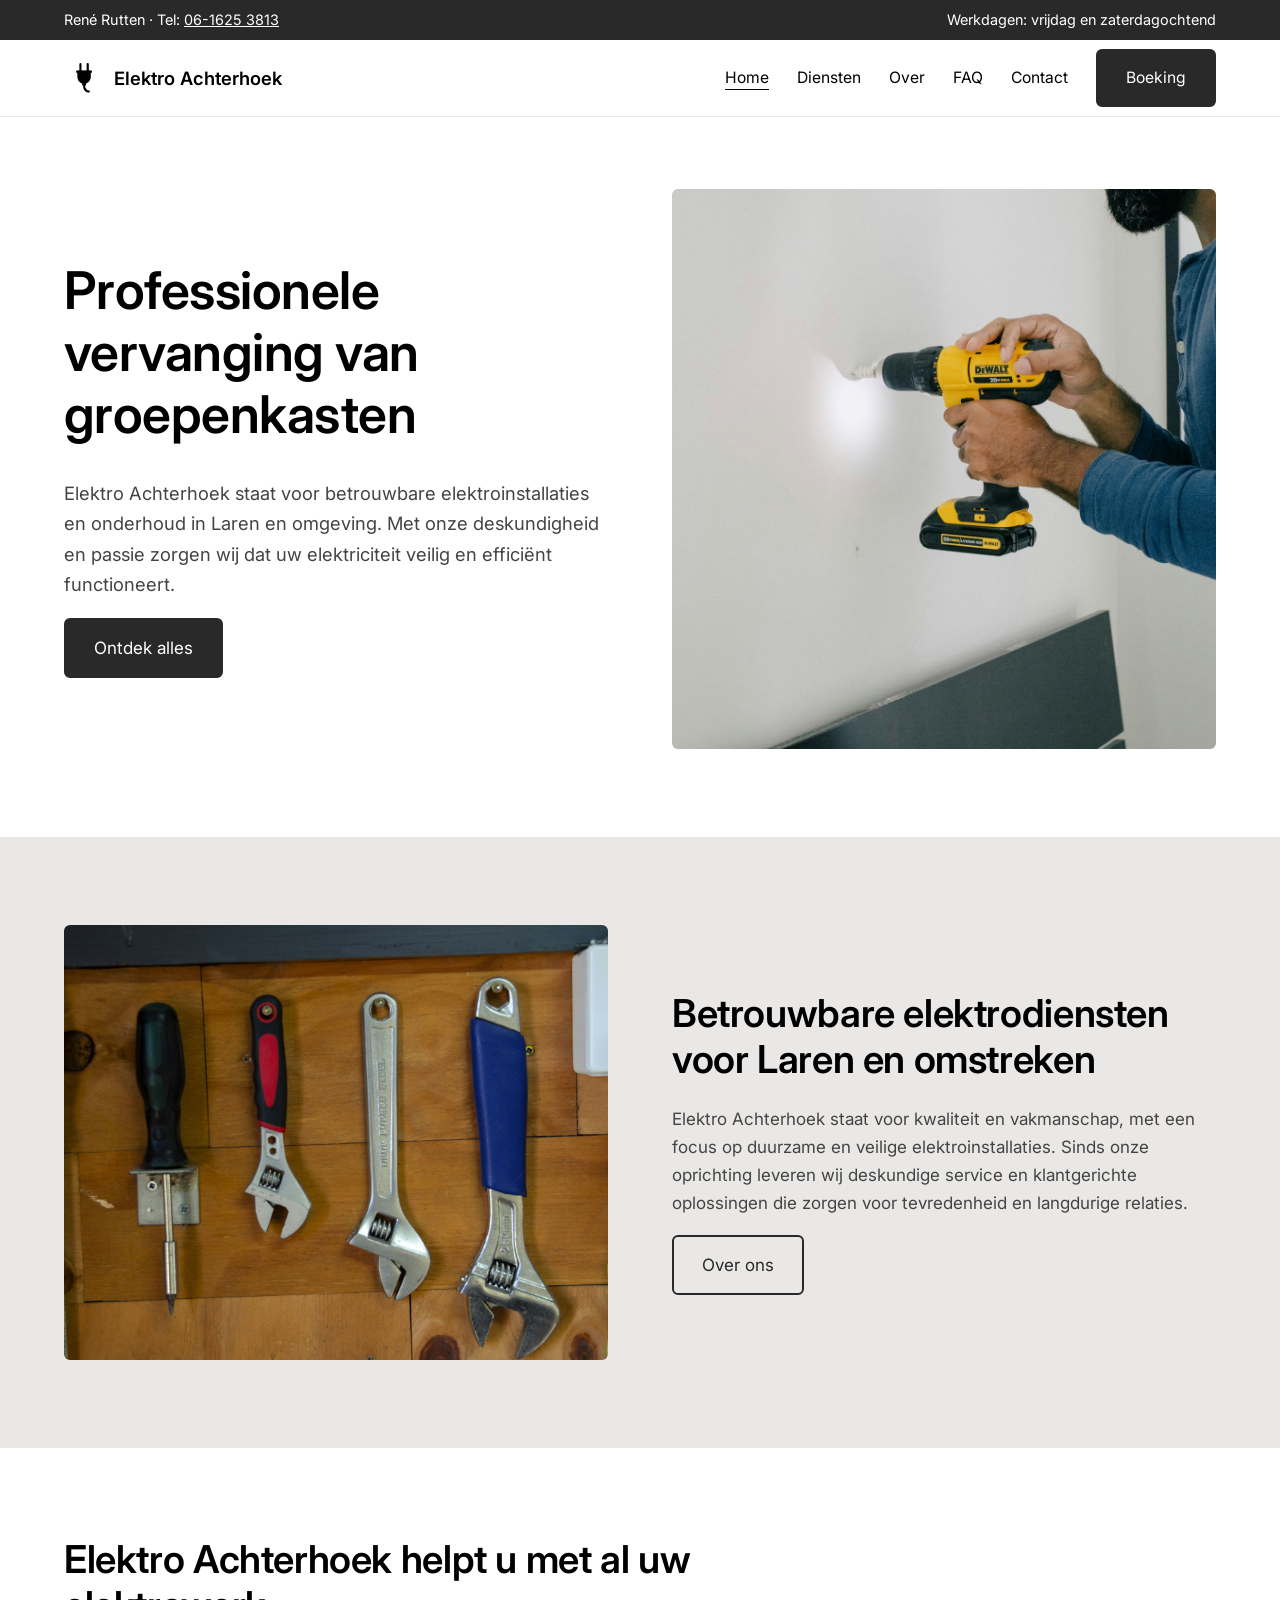
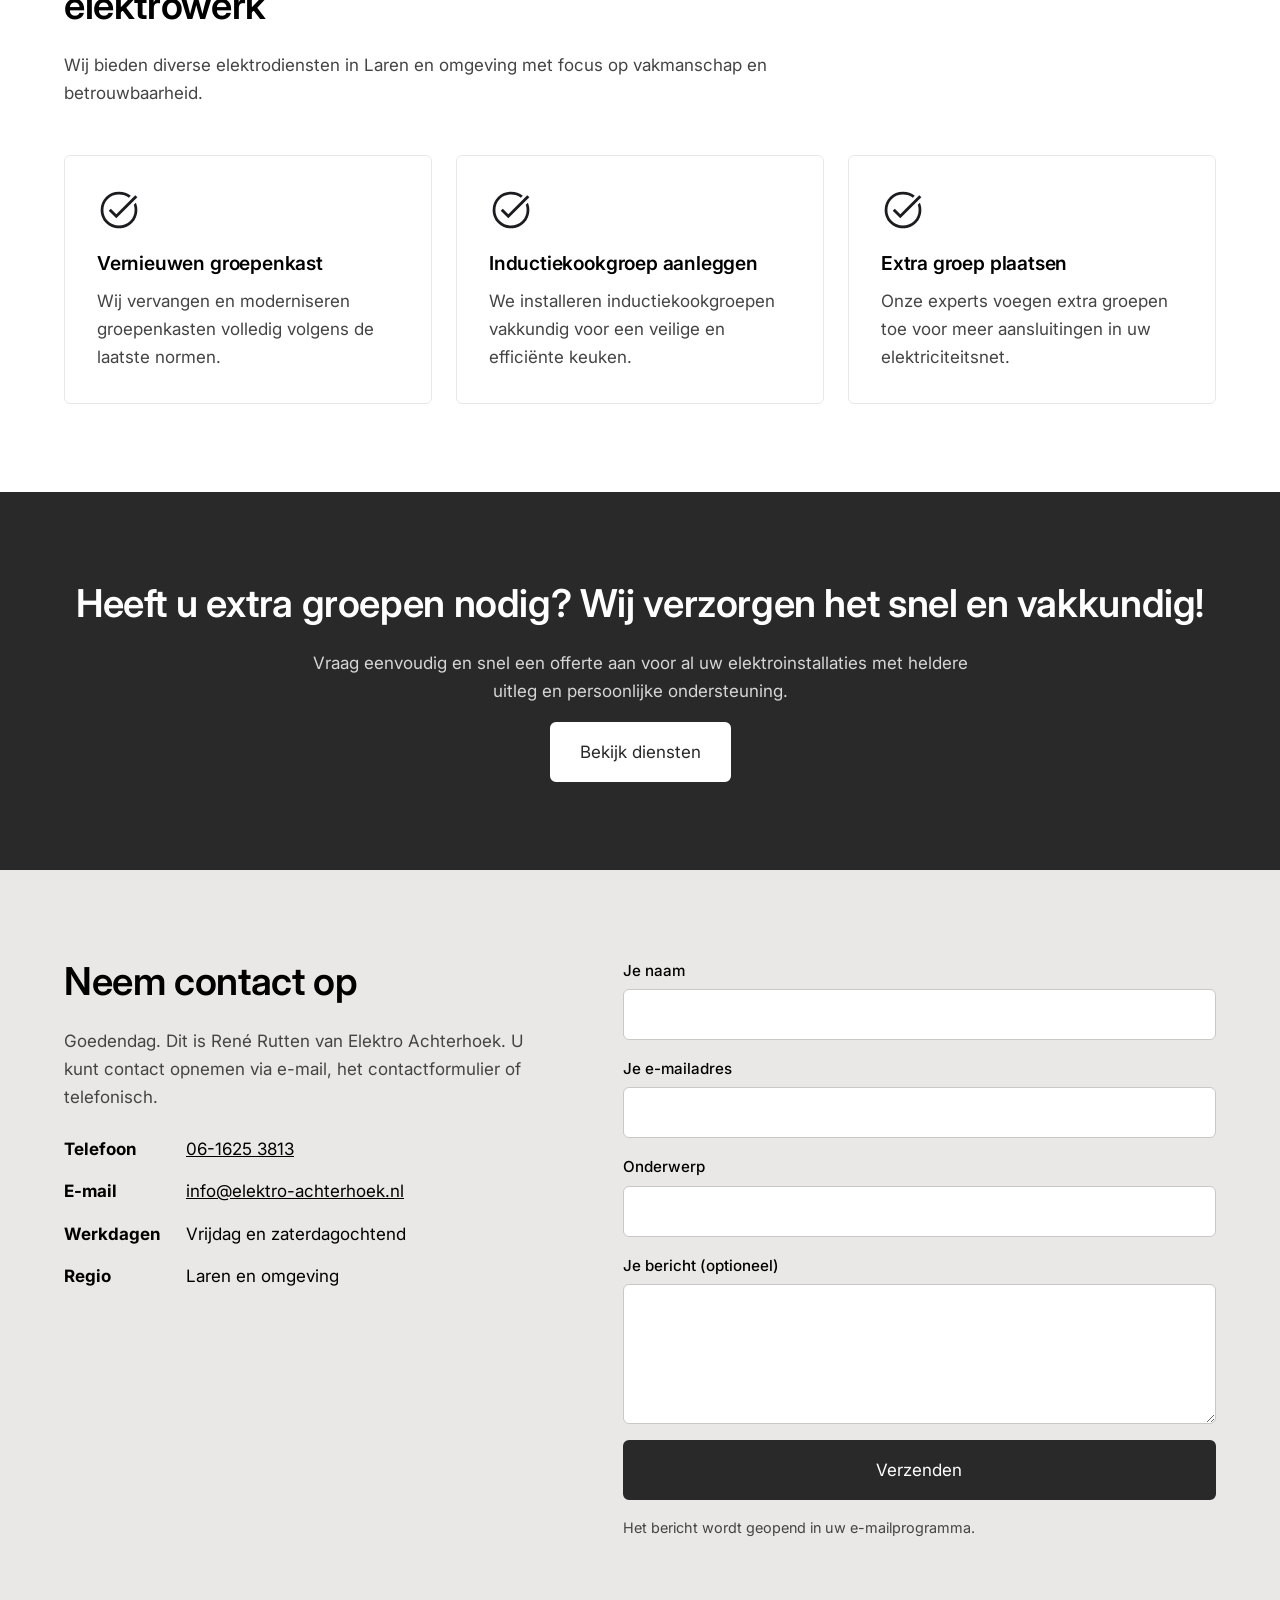
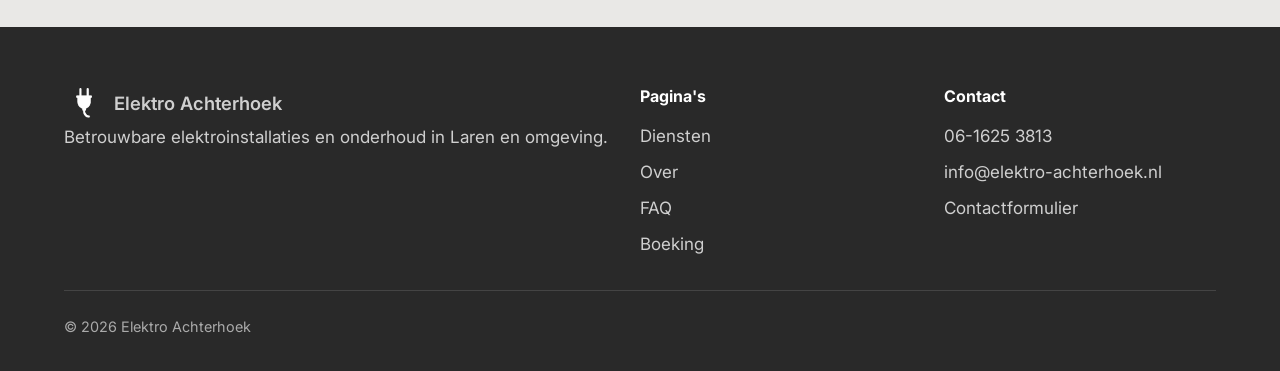
<file: index.html>
<!DOCTYPE html>
<html lang="nl">
<head>
  <meta charset="UTF-8">
  <meta name="viewport" content="width=device-width, initial-scale=1">
  <title>Elektro Achterhoek – Elektromonteur in Laren en omgeving</title>
  <meta name="description" content="Elektro Achterhoek: vervangen van groepenkasten, aanleggen van inductiekookgroepen en extra groepen plaatsen in Laren en omgeving.">
  <link rel="icon" href="images/logo.webp">
  <link rel="preconnect" href="https://fonts.googleapis.com">
  <link rel="preconnect" href="https://fonts.gstatic.com" crossorigin>
  <link href="https://fonts.googleapis.com/css2?family=Inter:wght@400;500;600&display=swap" rel="stylesheet">
  <link rel="stylesheet" href="css/style.css">
</head>
<body>
  <a class="skip-link" href="#main">Ga naar de inhoud</a>

  <div class="topbar">
    <div class="container">
      <span>René Rutten · Tel: <a href="tel:+31616253813">06-1625 3813</a></span>
      <span>Werkdagen: vrijdag en zaterdagochtend</span>
    </div>
  </div>

  <header class="site-header">
    <div class="container">
      <a class="brand" href="index.html"><img src="images/logo.webp" alt="">Elektro Achterhoek</a>
      <button class="nav-toggle" aria-label="Menu" aria-expanded="false"><span></span><span></span><span></span></button>
      <nav class="nav">
        <a href="index.html">Home</a>
        <a href="diensten.html">Diensten</a>
        <a href="over.html">Over</a>
        <a href="faq.html">FAQ</a>
        <a href="contact.html">Contact</a>
        <a class="btn" href="boeking.html">Boeking</a>
      </nav>
    </div>
  </header>

  <main id="main">
    <section class="hero">
      <div class="container split">
        <div>
          <h1>Professionele vervanging van groepenkasten</h1>
          <p>Elektro Achterhoek staat voor betrouwbare elektroinstallaties en onderhoud in Laren en omgeving. Met onze deskundigheid en passie zorgen wij dat uw elektriciteit veilig en efficiënt functioneert.</p>
          <a class="btn" href="diensten.html">Ontdek alles</a>
        </div>
        <img src="images/hero.jpg" alt="Elektromonteur aan het werk">
      </div>
    </section>

    <section class="bg-tertiary">
      <div class="container split">
        <img src="images/over-ons.jpg" alt="Elektro-installatie">
        <div>
          <h2>Betrouwbare elektrodiensten voor Laren en omstreken</h2>
          <p>Elektro Achterhoek staat voor kwaliteit en vakmanschap, met een focus op duurzame en veilige elektroinstallaties. Sinds onze oprichting leveren wij deskundige service en klantgerichte oplossingen die zorgen voor tevredenheid en langdurige relaties.</p>
          <a class="btn btn-outline" href="over.html">Over ons</a>
        </div>
      </div>
    </section>

    <section>
      <div class="container">
        <div class="section-head">
          <h2>Elektro Achterhoek helpt u met al uw elektrowerk</h2>
          <p>Wij bieden diverse elektrodiensten in Laren en omgeving met focus op vakmanschap en betrouwbaarheid.</p>
        </div>
        <div class="cards">
          <div class="card">
            <img class="icon" src="images/check.svg" alt="">
            <h3>Vernieuwen groepenkast</h3>
            <p>Wij vervangen en moderniseren groepenkasten volledig volgens de laatste normen.</p>
          </div>
          <div class="card">
            <img class="icon" src="images/check.svg" alt="">
            <h3>Inductiekookgroep aanleggen</h3>
            <p>We installeren inductiekookgroepen vakkundig voor een veilige en efficiënte keuken.</p>
          </div>
          <div class="card">
            <img class="icon" src="images/check.svg" alt="">
            <h3>Extra groep plaatsen</h3>
            <p>Onze experts voegen extra groepen toe voor meer aansluitingen in uw elektriciteitsnet.</p>
          </div>
        </div>
      </div>
    </section>

    <section class="bg-dark cta">
      <div class="container">
        <h2>Heeft u extra groepen nodig? Wij verzorgen het snel en vakkundig!</h2>
        <p>Vraag eenvoudig en snel een offerte aan voor al uw elektroinstallaties met heldere uitleg en persoonlijke ondersteuning.</p>
        <a class="btn" href="diensten.html">Bekijk diensten</a>
      </div>
    </section>

    <section class="bg-tertiary">
      <div class="container contact-grid">
        <div>
          <h2>Neem contact op</h2>
          <p>Goedendag. Dit is René Rutten van Elektro Achterhoek. U kunt contact opnemen via e-mail, het contactformulier of telefonisch.</p>
          <ul class="contact-info">
            <li><strong>Telefoon</strong><a href="tel:+31616253813">06-1625 3813</a></li>
            <li><strong>E-mail</strong><a data-email href="#"></a></li>
            <li><strong>Werkdagen</strong>Vrijdag en zaterdagochtend</li>
            <li><strong>Regio</strong>Laren en omgeving</li>
          </ul>
        </div>
        <form class="contact">
          <label>Je naam <input name="naam" required></label>
          <label>Je e-mailadres <input type="email" name="email" required></label>
          <label>Onderwerp <input name="onderwerp"></label>
          <label>Je bericht (optioneel) <textarea name="bericht"></textarea></label>
          <button class="btn" type="submit">Verzenden</button>
          <p class="form-note">Het bericht wordt geopend in uw e-mailprogramma.</p>
        </form>
      </div>
    </section>
  </main>

  <footer class="site-footer">
    <div class="container">
      <div>
        <a class="brand" href="index.html"><img src="images/logo.webp" alt="">Elektro Achterhoek</a>
        <p>Betrouwbare elektroinstallaties en onderhoud in Laren en omgeving.</p>
      </div>
      <div>
        <h4>Pagina's</h4>
        <ul>
          <li><a href="diensten.html">Diensten</a></li>
          <li><a href="over.html">Over</a></li>
          <li><a href="faq.html">FAQ</a></li>
          <li><a href="boeking.html">Boeking</a></li>
        </ul>
      </div>
      <div>
        <h4>Contact</h4>
        <ul>
          <li><a href="tel:+31616253813">06-1625 3813</a></li>
          <li><a data-email href="#"></a></li>
          <li><a href="contact.html">Contactformulier</a></li>
        </ul>
      </div>
      <div class="footer-bottom">© <span data-year></span> Elektro Achterhoek</div>
    </div>
  </footer>

  <script src="js/main.js"></script>
</body>
</html>
</file>
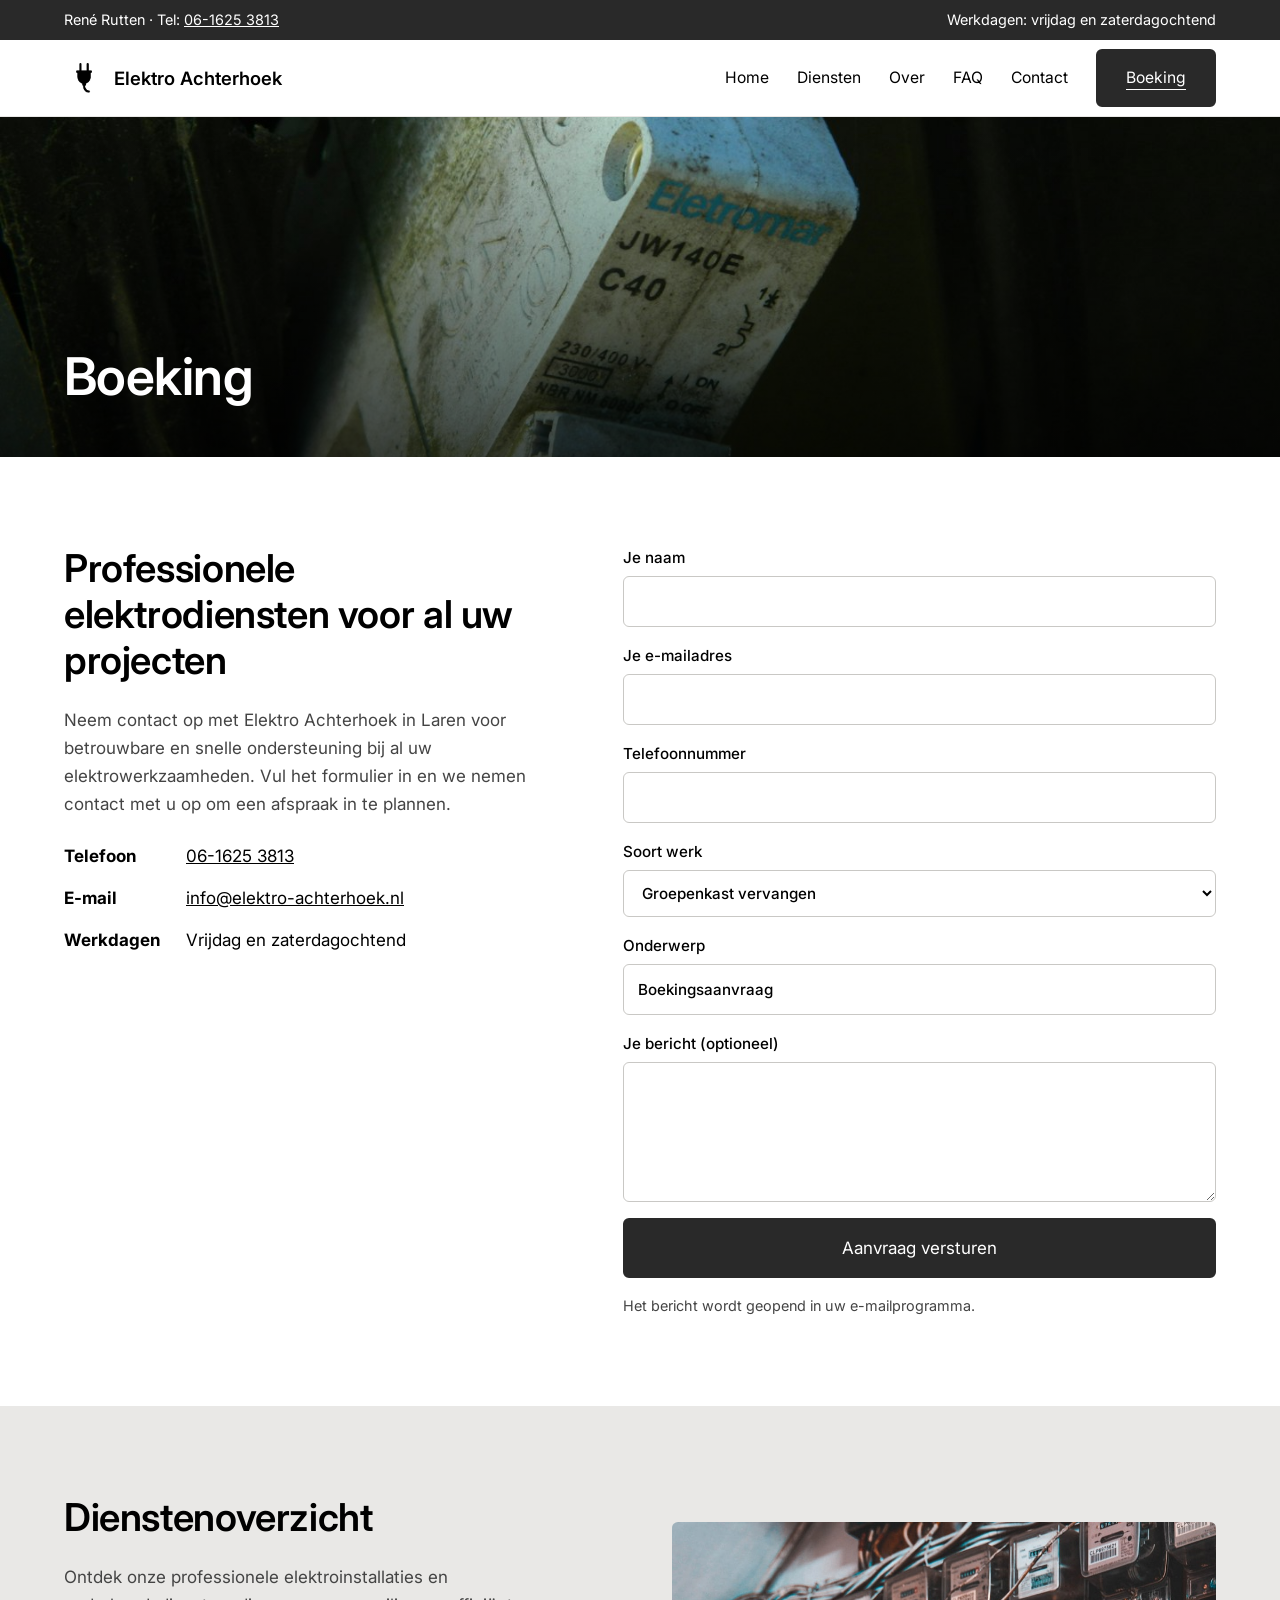
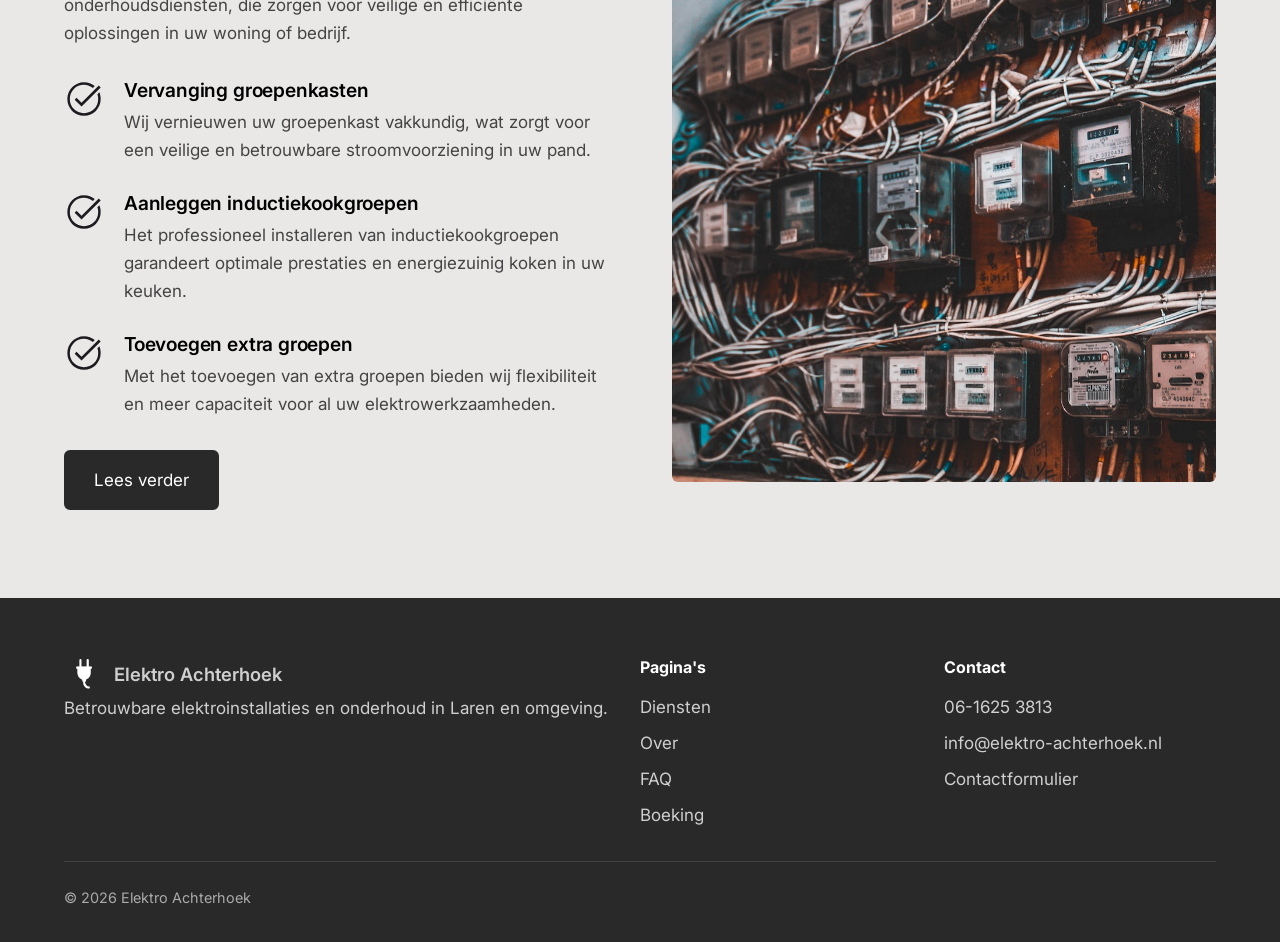
<file: boeking.html>
<!DOCTYPE html>
<html lang="nl">
<head>
  <meta charset="UTF-8">
  <meta name="viewport" content="width=device-width, initial-scale=1">
  <title>Boeking – Elektro Achterhoek</title>
  <meta name="description" content="Plan een afspraak met Elektro Achterhoek voor uw elektrowerkzaamheden.">
  <link rel="icon" href="images/logo.webp">
  <link rel="preconnect" href="https://fonts.googleapis.com">
  <link rel="preconnect" href="https://fonts.gstatic.com" crossorigin>
  <link href="https://fonts.googleapis.com/css2?family=Inter:wght@400;500;600&display=swap" rel="stylesheet">
  <link rel="stylesheet" href="css/style.css">
</head>
<body>
  <a class="skip-link" href="#main">Ga naar de inhoud</a>

  <div class="topbar">
    <div class="container">
      <span>René Rutten · Tel: <a href="tel:+31616253813">06-1625 3813</a></span>
      <span>Werkdagen: vrijdag en zaterdagochtend</span>
    </div>
  </div>

  <header class="site-header">
    <div class="container">
      <a class="brand" href="index.html"><img src="images/logo.webp" alt="">Elektro Achterhoek</a>
      <button class="nav-toggle" aria-label="Menu" aria-expanded="false"><span></span><span></span><span></span></button>
      <nav class="nav">
        <a href="index.html">Home</a>
        <a href="diensten.html">Diensten</a>
        <a href="over.html">Over</a>
        <a href="faq.html">FAQ</a>
        <a href="contact.html">Contact</a>
        <a class="btn" href="boeking.html">Boeking</a>
      </nav>
    </div>
  </header>

  <main id="main">
    <section class="page-banner">
      <div class="container"><h1>Boeking</h1></div>
    </section>

    <section>
      <div class="container contact-grid">
        <div>
          <h2>Professionele elektrodiensten voor al uw projecten</h2>
          <p>Neem contact op met Elektro Achterhoek in Laren voor betrouwbare en snelle ondersteuning bij al uw elektrowerkzaamheden. Vul het formulier in en we nemen contact met u op om een afspraak in te plannen.</p>
          <ul class="contact-info">
            <li><strong>Telefoon</strong><a href="tel:+31616253813">06-1625 3813</a></li>
            <li><strong>E-mail</strong><a data-email href="#"></a></li>
            <li><strong>Werkdagen</strong>Vrijdag en zaterdagochtend</li>
          </ul>
        </div>
        <form class="contact">
          <label>Je naam <input name="naam" required></label>
          <label>Je e-mailadres <input type="email" name="email" required></label>
          <label>Telefoonnummer <input type="tel" name="telefoon"></label>
          <label>Soort werk
            <select name="dienst">
              <option>Groepenkast vervangen</option>
              <option>Inductiekookgroep aanleggen</option>
              <option>Extra groep plaatsen</option>
              <option>Onderhoud en inspectie</option>
              <option>Storing / reparatie</option>
              <option>Anders</option>
            </select>
          </label>
          <label>Onderwerp <input name="onderwerp" value="Boekingsaanvraag"></label>
          <label>Je bericht (optioneel) <textarea name="bericht"></textarea></label>
          <button class="btn" type="submit">Aanvraag versturen</button>
          <p class="form-note">Het bericht wordt geopend in uw e-mailprogramma.</p>
        </form>
      </div>
    </section>

    <section class="bg-tertiary">
      <div class="container split">
        <div>
          <h2>Dienstenoverzicht</h2>
          <p>Ontdek onze professionele elektroinstallaties en onderhoudsdiensten, die zorgen voor veilige en efficiënte oplossingen in uw woning of bedrijf.</p>
          <div class="feature-list" style="margin: 32px 0">
            <div class="feature">
              <img class="icon" src="images/check.svg" alt="">
              <div><h3>Vervanging groepenkasten</h3><p>Wij vernieuwen uw groepenkast vakkundig, wat zorgt voor een veilige en betrouwbare stroomvoorziening in uw pand.</p></div>
            </div>
            <div class="feature">
              <img class="icon" src="images/check.svg" alt="">
              <div><h3>Aanleggen inductiekookgroepen</h3><p>Het professioneel installeren van inductiekookgroepen garandeert optimale prestaties en energiezuinig koken in uw keuken.</p></div>
            </div>
            <div class="feature">
              <img class="icon" src="images/check.svg" alt="">
              <div><h3>Toevoegen extra groepen</h3><p>Met het toevoegen van extra groepen bieden wij flexibiliteit en meer capaciteit voor al uw elektrowerkzaamheden.</p></div>
            </div>
          </div>
          <a class="btn" href="diensten.html">Lees verder</a>
        </div>
        <img src="images/groepenkast.jpg" alt="Groepenkast">
      </div>
    </section>
  </main>

  <footer class="site-footer">
    <div class="container">
      <div>
        <a class="brand" href="index.html"><img src="images/logo.webp" alt="">Elektro Achterhoek</a>
        <p>Betrouwbare elektroinstallaties en onderhoud in Laren en omgeving.</p>
      </div>
      <div>
        <h4>Pagina's</h4>
        <ul>
          <li><a href="diensten.html">Diensten</a></li>
          <li><a href="over.html">Over</a></li>
          <li><a href="faq.html">FAQ</a></li>
          <li><a href="boeking.html">Boeking</a></li>
        </ul>
      </div>
      <div>
        <h4>Contact</h4>
        <ul>
          <li><a href="tel:+31616253813">06-1625 3813</a></li>
          <li><a data-email href="#"></a></li>
          <li><a href="contact.html">Contactformulier</a></li>
        </ul>
      </div>
      <div class="footer-bottom">© <span data-year></span> Elektro Achterhoek</div>
    </div>
  </footer>

  <script src="js/main.js"></script>
</body>
</html>
</file>
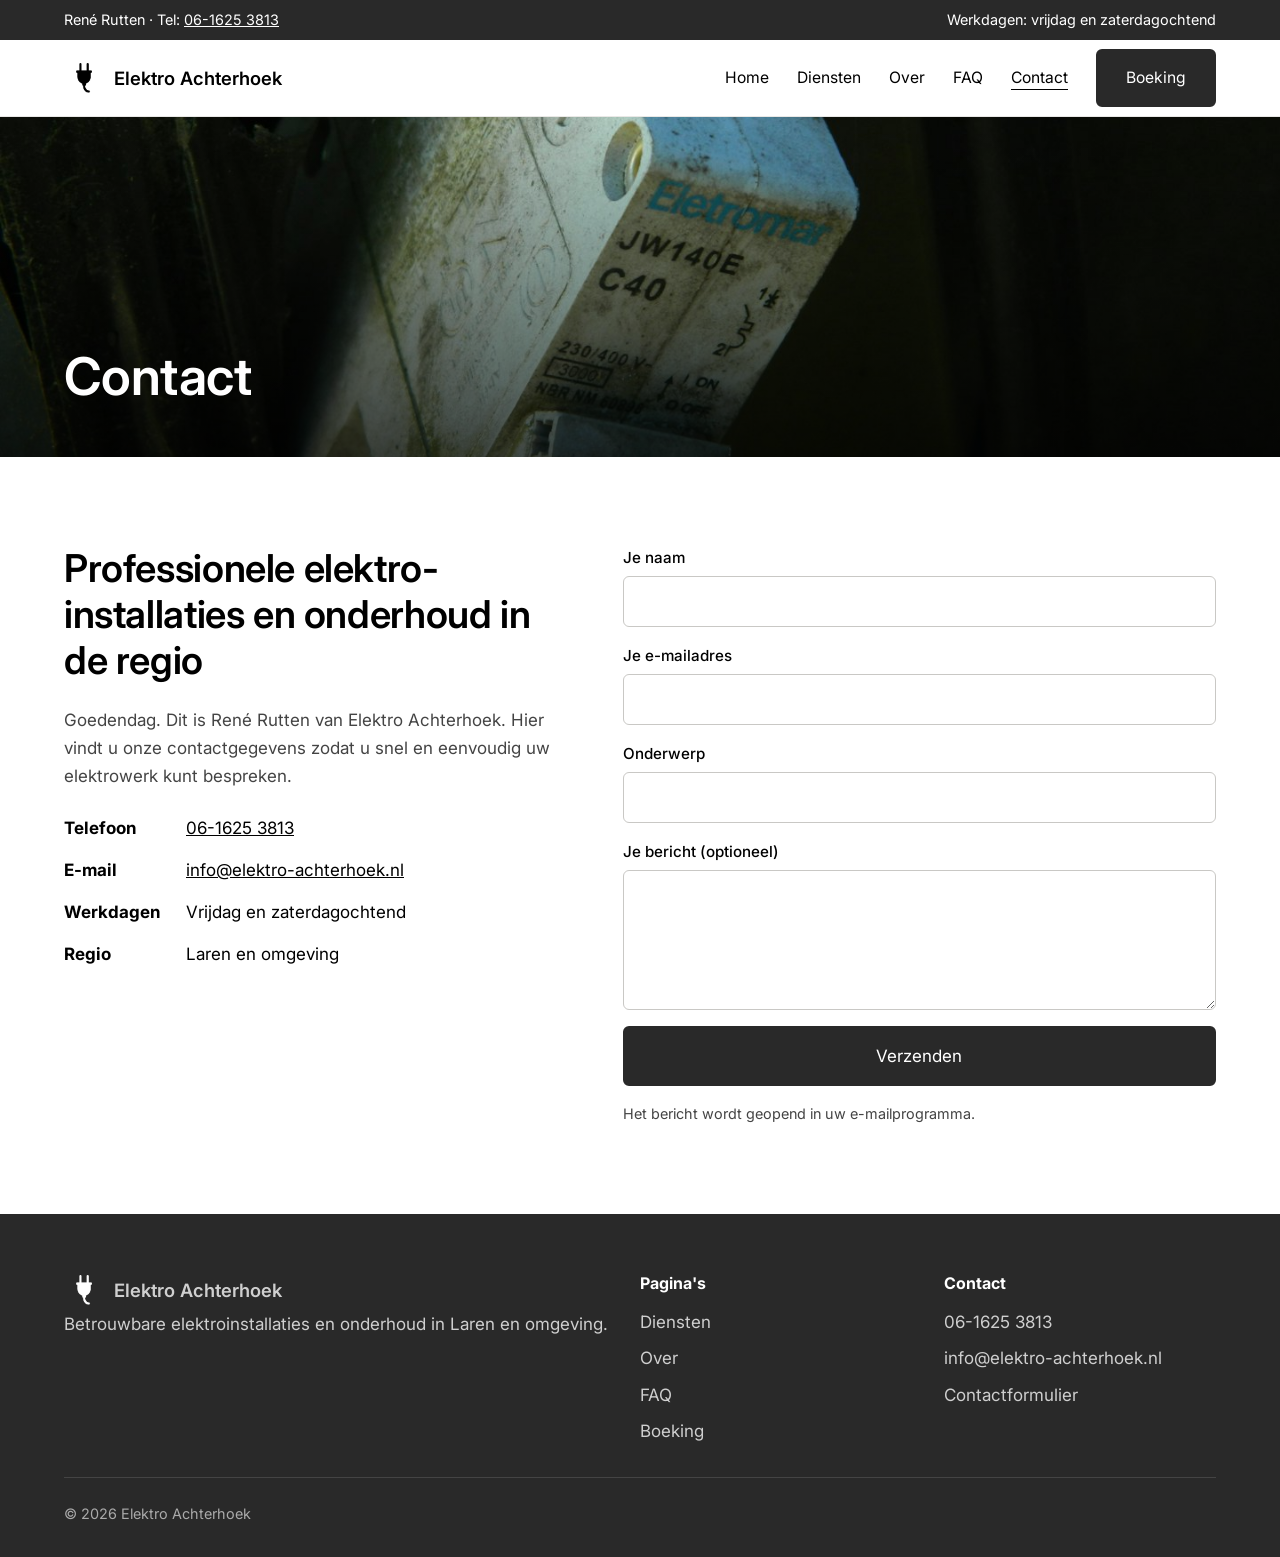
<file: contact.html>
<!DOCTYPE html>
<html lang="nl">
<head>
  <meta charset="UTF-8">
  <meta name="viewport" content="width=device-width, initial-scale=1">
  <title>Contact – Elektro Achterhoek</title>
  <meta name="description" content="Neem contact op met Elektro Achterhoek: 06-1625 3813.">
  <link rel="icon" href="images/logo.webp">
  <link rel="preconnect" href="https://fonts.googleapis.com">
  <link rel="preconnect" href="https://fonts.gstatic.com" crossorigin>
  <link href="https://fonts.googleapis.com/css2?family=Inter:wght@400;500;600&display=swap" rel="stylesheet">
  <link rel="stylesheet" href="css/style.css">
</head>
<body>
  <a class="skip-link" href="#main">Ga naar de inhoud</a>

  <div class="topbar">
    <div class="container">
      <span>René Rutten · Tel: <a href="tel:+31616253813">06-1625 3813</a></span>
      <span>Werkdagen: vrijdag en zaterdagochtend</span>
    </div>
  </div>

  <header class="site-header">
    <div class="container">
      <a class="brand" href="index.html"><img src="images/logo.webp" alt="">Elektro Achterhoek</a>
      <button class="nav-toggle" aria-label="Menu" aria-expanded="false"><span></span><span></span><span></span></button>
      <nav class="nav">
        <a href="index.html">Home</a>
        <a href="diensten.html">Diensten</a>
        <a href="over.html">Over</a>
        <a href="faq.html">FAQ</a>
        <a href="contact.html">Contact</a>
        <a class="btn" href="boeking.html">Boeking</a>
      </nav>
    </div>
  </header>

  <main id="main">
    <section class="page-banner">
      <div class="container"><h1>Contact</h1></div>
    </section>

    <section>
      <div class="container contact-grid">
        <div>
          <h2>Professionele elektro-installaties en onderhoud in de regio</h2>
          <p>Goedendag. Dit is René Rutten van Elektro Achterhoek. Hier vindt u onze contactgegevens zodat u snel en eenvoudig uw elektrowerk kunt bespreken.</p>
          <ul class="contact-info">
            <li><strong>Telefoon</strong><a href="tel:+31616253813">06-1625 3813</a></li>
            <li><strong>E-mail</strong><a data-email href="#"></a></li>
            <li><strong>Werkdagen</strong>Vrijdag en zaterdagochtend</li>
            <li><strong>Regio</strong>Laren en omgeving</li>
          </ul>
        </div>
        <form class="contact">
          <label>Je naam <input name="naam" required></label>
          <label>Je e-mailadres <input type="email" name="email" required></label>
          <label>Onderwerp <input name="onderwerp"></label>
          <label>Je bericht (optioneel) <textarea name="bericht"></textarea></label>
          <button class="btn" type="submit">Verzenden</button>
          <p class="form-note">Het bericht wordt geopend in uw e-mailprogramma.</p>
        </form>
      </div>
    </section>
  </main>

  <footer class="site-footer">
    <div class="container">
      <div>
        <a class="brand" href="index.html"><img src="images/logo.webp" alt="">Elektro Achterhoek</a>
        <p>Betrouwbare elektroinstallaties en onderhoud in Laren en omgeving.</p>
      </div>
      <div>
        <h4>Pagina's</h4>
        <ul>
          <li><a href="diensten.html">Diensten</a></li>
          <li><a href="over.html">Over</a></li>
          <li><a href="faq.html">FAQ</a></li>
          <li><a href="boeking.html">Boeking</a></li>
        </ul>
      </div>
      <div>
        <h4>Contact</h4>
        <ul>
          <li><a href="tel:+31616253813">06-1625 3813</a></li>
          <li><a data-email href="#"></a></li>
          <li><a href="contact.html">Contactformulier</a></li>
        </ul>
      </div>
      <div class="footer-bottom">© <span data-year></span> Elektro Achterhoek</div>
    </div>
  </footer>

  <script src="js/main.js"></script>
</body>
</html>
</file>
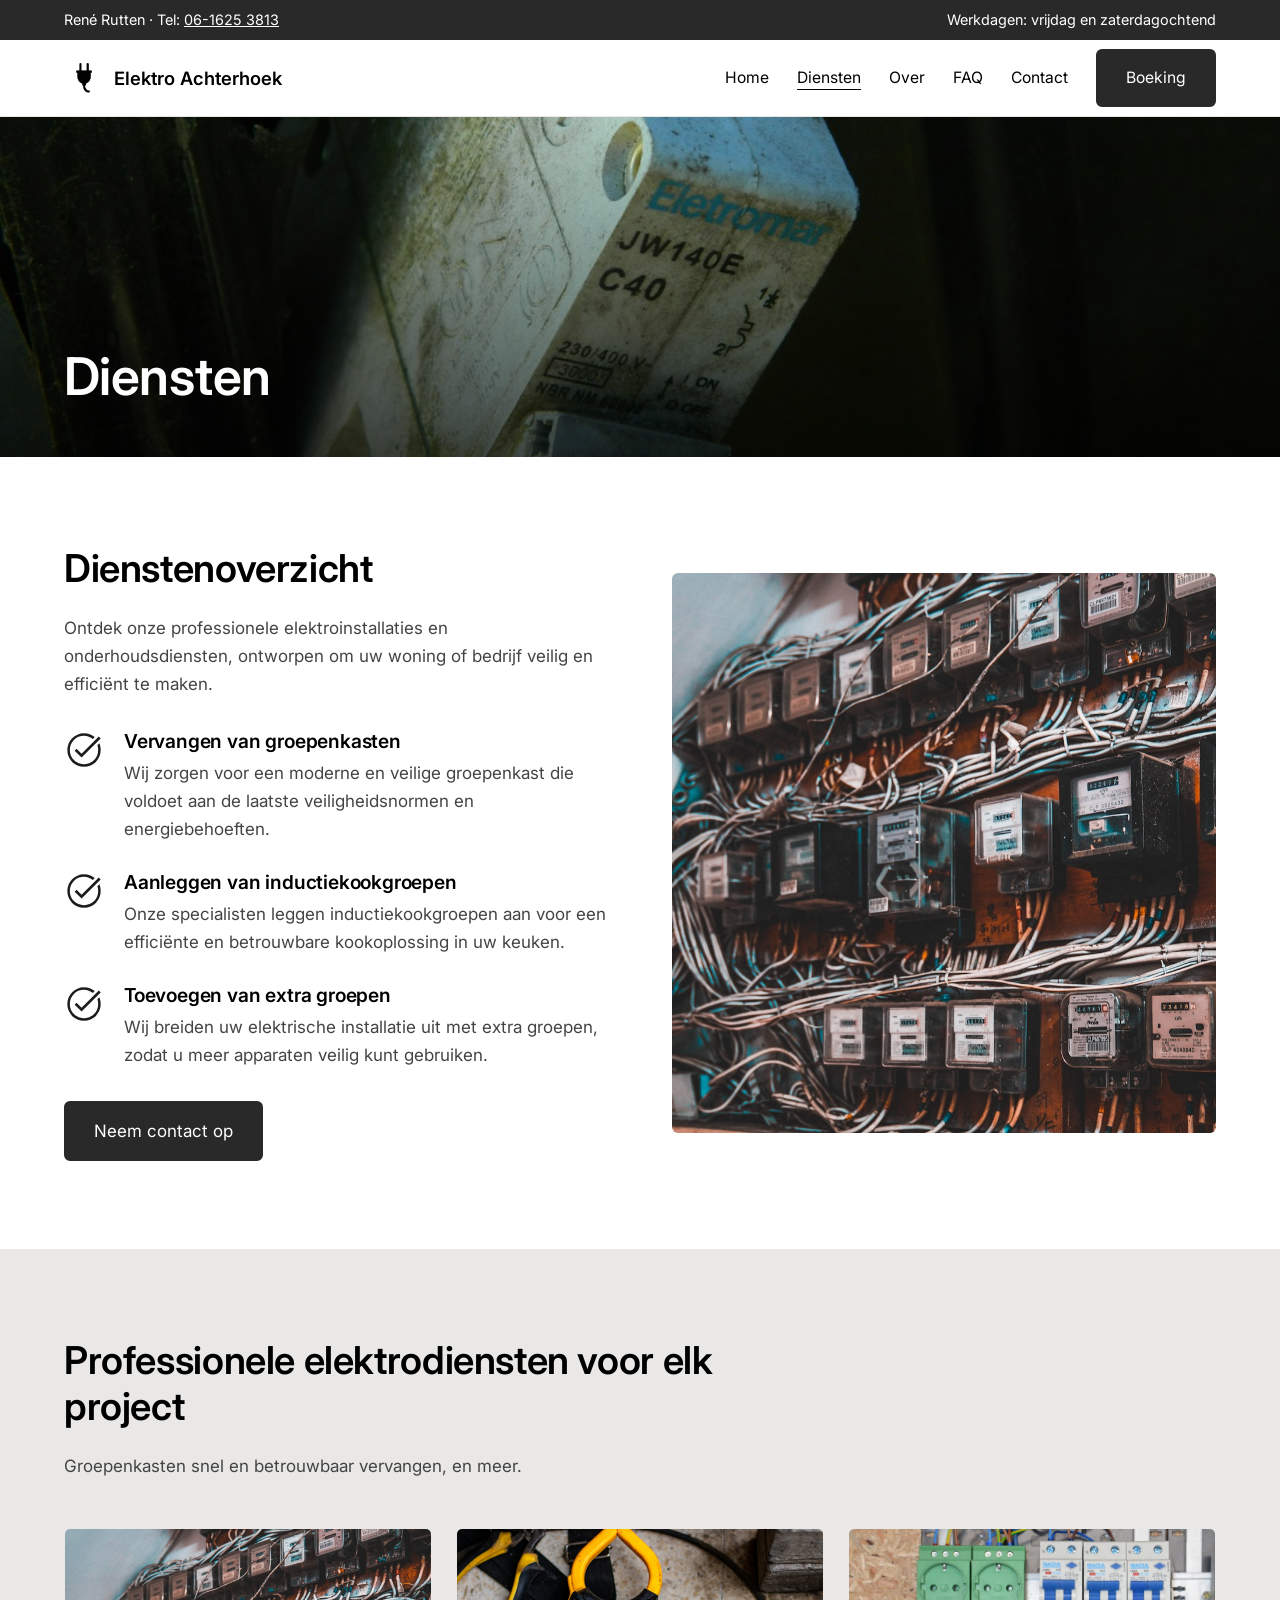
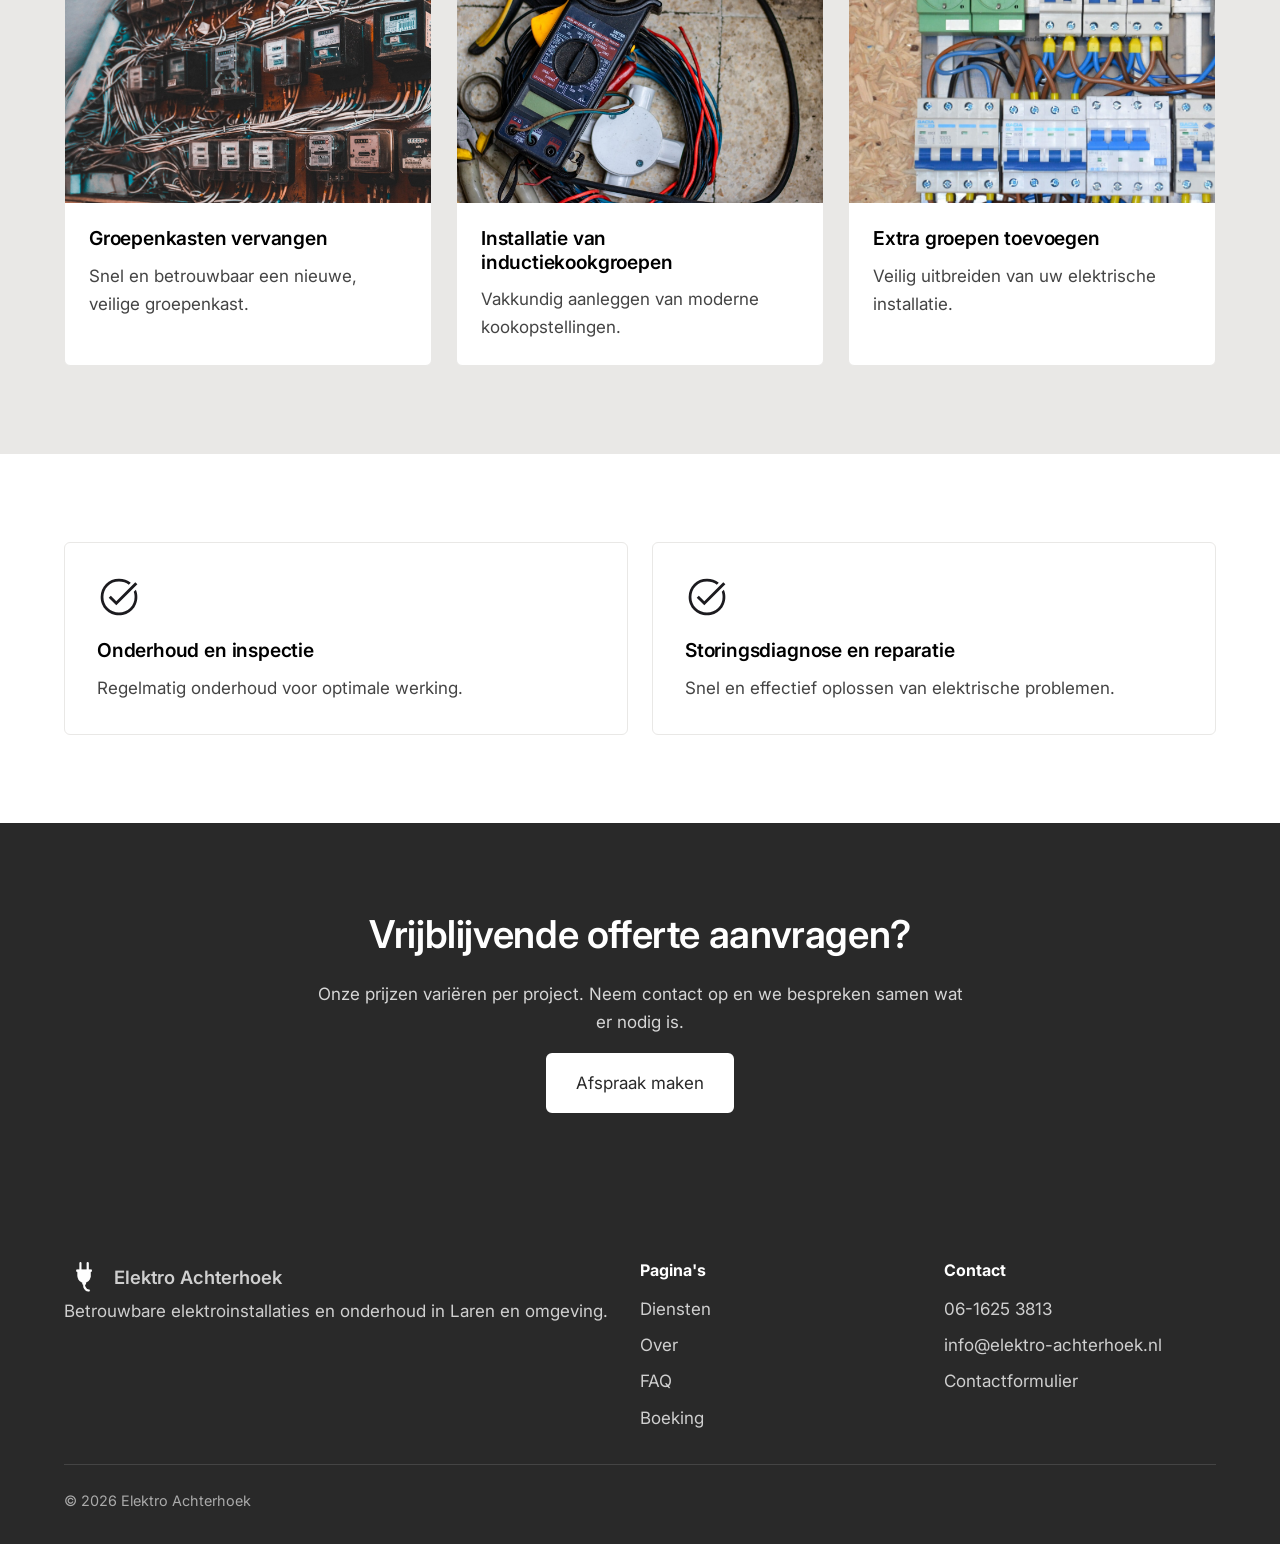
<file: diensten.html>
<!DOCTYPE html>
<html lang="nl">
<head>
  <meta charset="UTF-8">
  <meta name="viewport" content="width=device-width, initial-scale=1">
  <title>Diensten – Elektro Achterhoek</title>
  <meta name="description" content="Groepenkast vervangen, inductiekookgroep aanleggen, extra groepen, onderhoud en storingsdiagnose in Laren en omgeving.">
  <link rel="icon" href="images/logo.webp">
  <link rel="preconnect" href="https://fonts.googleapis.com">
  <link rel="preconnect" href="https://fonts.gstatic.com" crossorigin>
  <link href="https://fonts.googleapis.com/css2?family=Inter:wght@400;500;600&display=swap" rel="stylesheet">
  <link rel="stylesheet" href="css/style.css">
</head>
<body>
  <a class="skip-link" href="#main">Ga naar de inhoud</a>

  <div class="topbar">
    <div class="container">
      <span>René Rutten · Tel: <a href="tel:+31616253813">06-1625 3813</a></span>
      <span>Werkdagen: vrijdag en zaterdagochtend</span>
    </div>
  </div>

  <header class="site-header">
    <div class="container">
      <a class="brand" href="index.html"><img src="images/logo.webp" alt="">Elektro Achterhoek</a>
      <button class="nav-toggle" aria-label="Menu" aria-expanded="false"><span></span><span></span><span></span></button>
      <nav class="nav">
        <a href="index.html">Home</a>
        <a href="diensten.html">Diensten</a>
        <a href="over.html">Over</a>
        <a href="faq.html">FAQ</a>
        <a href="contact.html">Contact</a>
        <a class="btn" href="boeking.html">Boeking</a>
      </nav>
    </div>
  </header>

  <main id="main">
    <section class="page-banner">
      <div class="container"><h1>Diensten</h1></div>
    </section>

    <section>
      <div class="container split">
        <div>
          <h2>Dienstenoverzicht</h2>
          <p>Ontdek onze professionele elektroinstallaties en onderhoudsdiensten, ontworpen om uw woning of bedrijf veilig en efficiënt te maken.</p>
          <div class="feature-list" style="margin: 32px 0">
            <div class="feature">
              <img class="icon" src="images/check.svg" alt="">
              <div><h3>Vervangen van groepenkasten</h3><p>Wij zorgen voor een moderne en veilige groepenkast die voldoet aan de laatste veiligheidsnormen en energiebehoeften.</p></div>
            </div>
            <div class="feature">
              <img class="icon" src="images/check.svg" alt="">
              <div><h3>Aanleggen van inductiekookgroepen</h3><p>Onze specialisten leggen inductiekookgroepen aan voor een efficiënte en betrouwbare kookoplossing in uw keuken.</p></div>
            </div>
            <div class="feature">
              <img class="icon" src="images/check.svg" alt="">
              <div><h3>Toevoegen van extra groepen</h3><p>Wij breiden uw elektrische installatie uit met extra groepen, zodat u meer apparaten veilig kunt gebruiken.</p></div>
            </div>
          </div>
          <a class="btn" href="contact.html">Neem contact op</a>
        </div>
        <img src="images/groepenkast.jpg" alt="Groepenkast">
      </div>
    </section>

    <section class="bg-tertiary">
      <div class="container">
        <div class="section-head">
          <h2>Professionele elektrodiensten voor elk project</h2>
          <p>Groepenkasten snel en betrouwbaar vervangen, en meer.</p>
        </div>
        <div class="photo-cards">
          <div class="photo-card">
            <img src="images/groepenkast.jpg" alt="Groepenkast vervangen">
            <div class="body"><h3>Groepenkasten vervangen</h3><p>Snel en betrouwbaar een nieuwe, veilige groepenkast.</p></div>
          </div>
          <div class="photo-card">
            <img src="images/inductie.jpg" alt="Inductiekookplaat">
            <div class="body"><h3>Installatie van inductiekookgroepen</h3><p>Vakkundig aanleggen van moderne kookopstellingen.</p></div>
          </div>
          <div class="photo-card">
            <img src="images/groepenkast-detail.jpg" alt="Detail van een groepenkast">
            <div class="body"><h3>Extra groepen toevoegen</h3><p>Veilig uitbreiden van uw elektrische installatie.</p></div>
          </div>
        </div>
      </div>
    </section>

    <section>
      <div class="container">
        <div class="cards" style="grid-template-columns: repeat(2, 1fr)">
          <div class="card">
            <img class="icon" src="images/check.svg" alt="">
            <h3>Onderhoud en inspectie</h3>
            <p>Regelmatig onderhoud voor optimale werking.</p>
          </div>
          <div class="card">
            <img class="icon" src="images/check.svg" alt="">
            <h3>Storingsdiagnose en reparatie</h3>
            <p>Snel en effectief oplossen van elektrische problemen.</p>
          </div>
        </div>
      </div>
    </section>

    <section class="bg-dark cta">
      <div class="container">
        <h2>Vrijblijvende offerte aanvragen?</h2>
        <p>Onze prijzen variëren per project. Neem contact op en we bespreken samen wat er nodig is.</p>
        <a class="btn" href="boeking.html">Afspraak maken</a>
      </div>
    </section>
  </main>

  <footer class="site-footer">
    <div class="container">
      <div>
        <a class="brand" href="index.html"><img src="images/logo.webp" alt="">Elektro Achterhoek</a>
        <p>Betrouwbare elektroinstallaties en onderhoud in Laren en omgeving.</p>
      </div>
      <div>
        <h4>Pagina's</h4>
        <ul>
          <li><a href="diensten.html">Diensten</a></li>
          <li><a href="over.html">Over</a></li>
          <li><a href="faq.html">FAQ</a></li>
          <li><a href="boeking.html">Boeking</a></li>
        </ul>
      </div>
      <div>
        <h4>Contact</h4>
        <ul>
          <li><a href="tel:+31616253813">06-1625 3813</a></li>
          <li><a data-email href="#"></a></li>
          <li><a href="contact.html">Contactformulier</a></li>
        </ul>
      </div>
      <div class="footer-bottom">© <span data-year></span> Elektro Achterhoek</div>
    </div>
  </footer>

  <script src="js/main.js"></script>
</body>
</html>
</file>
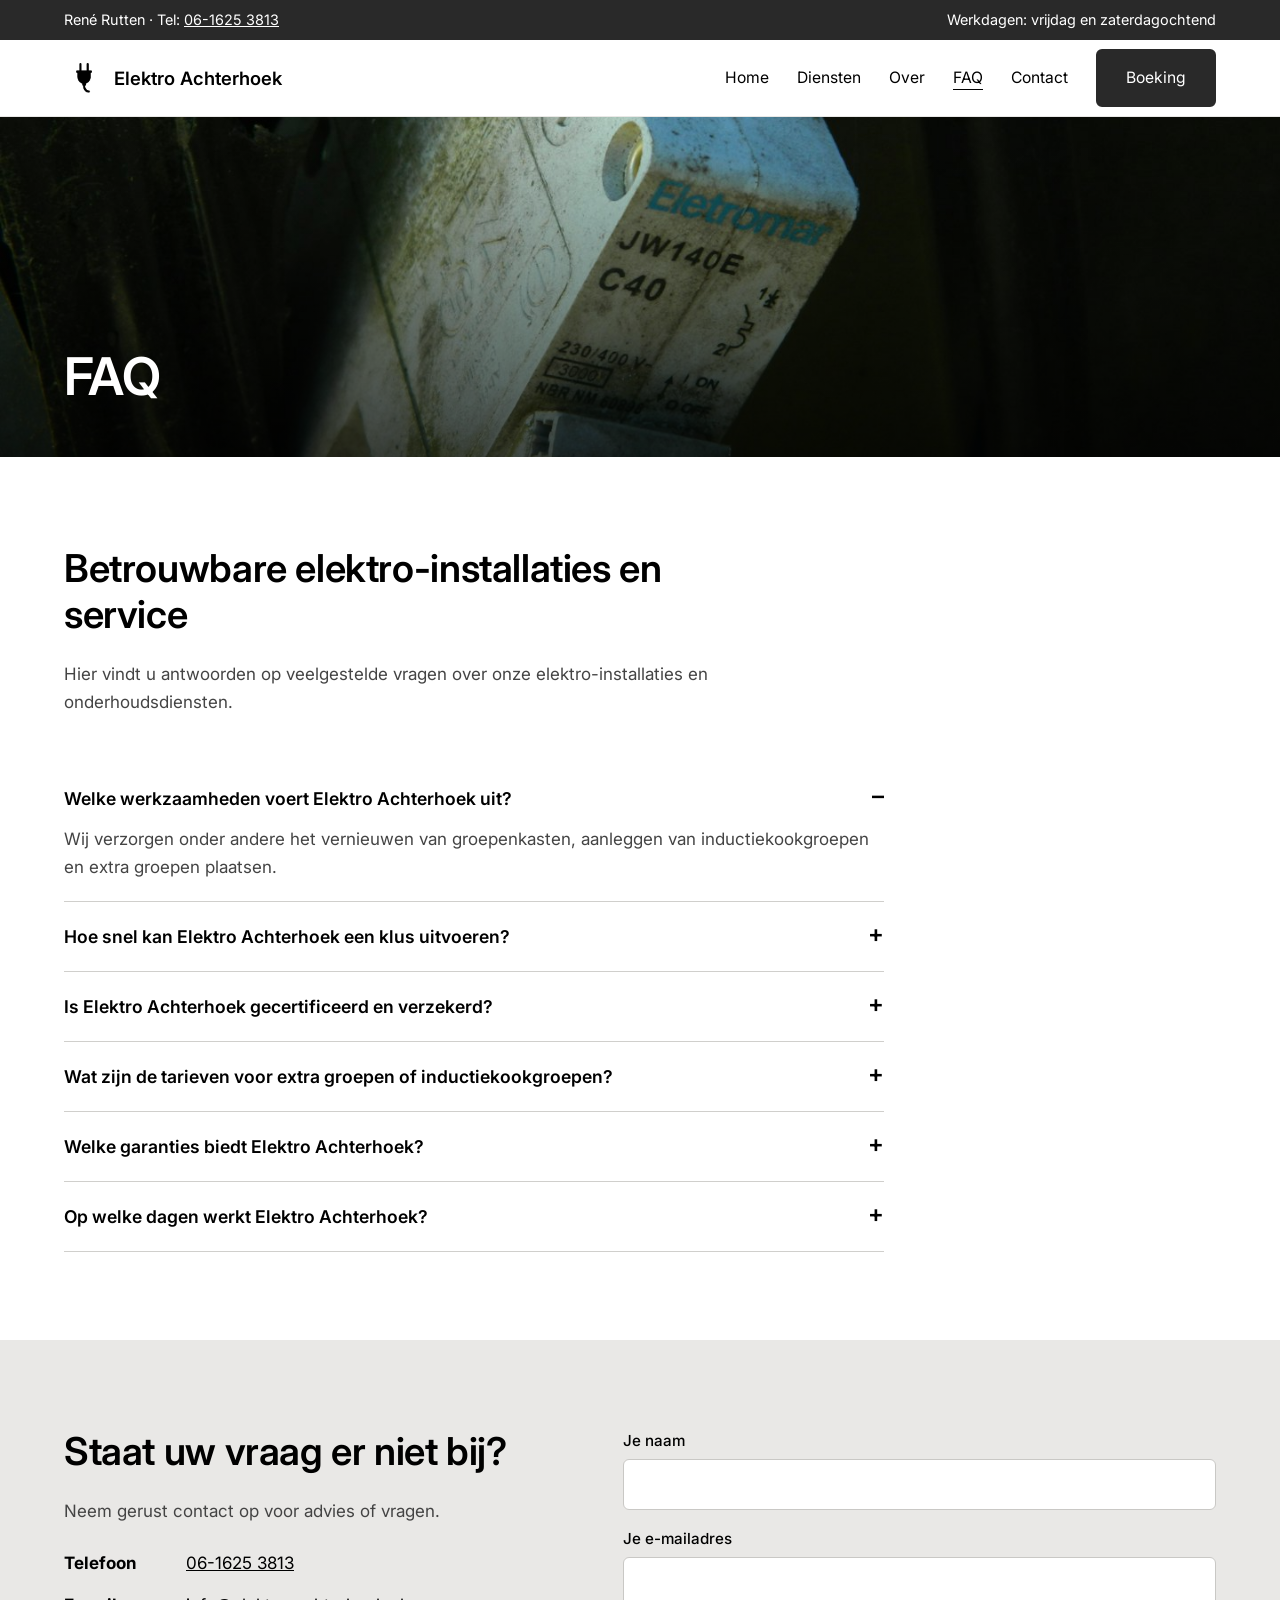
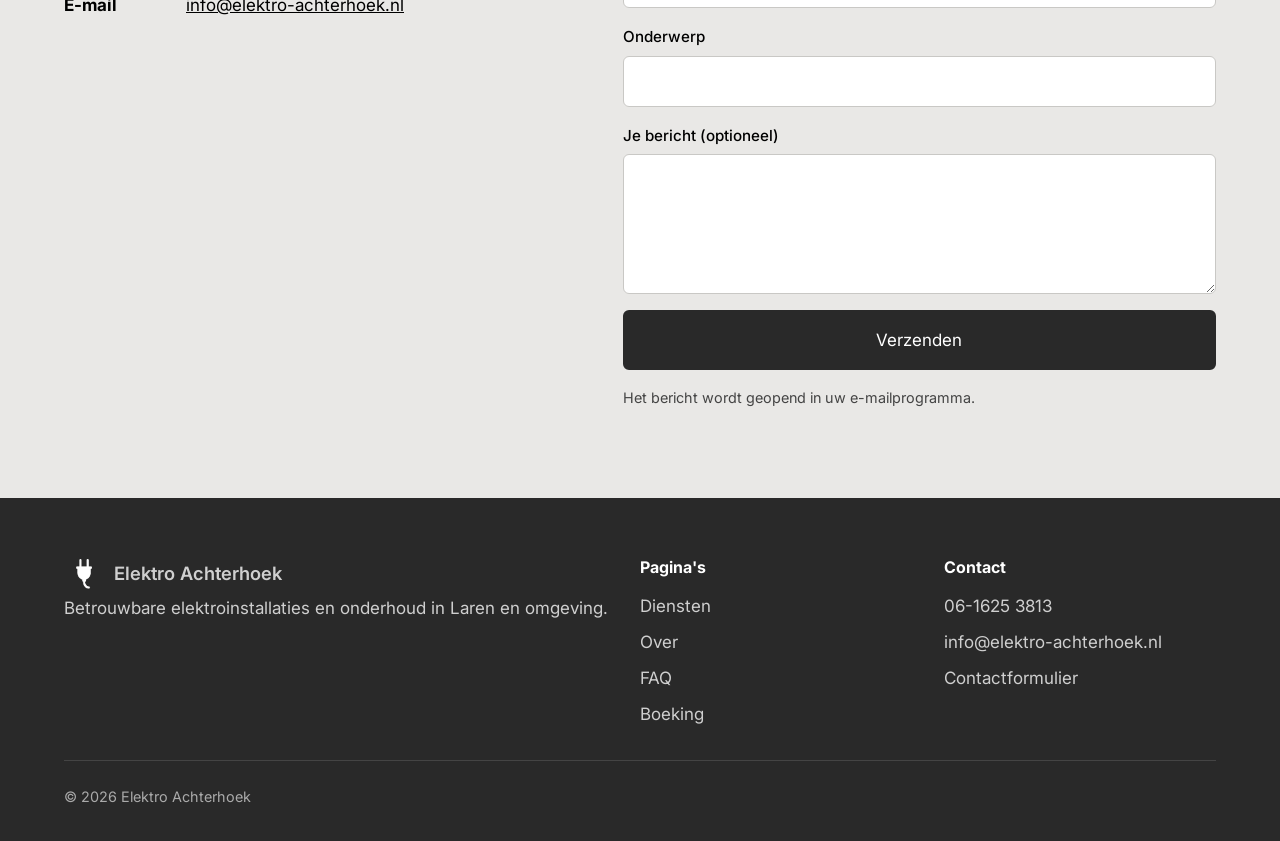
<file: faq.html>
<!DOCTYPE html>
<html lang="nl">
<head>
  <meta charset="UTF-8">
  <meta name="viewport" content="width=device-width, initial-scale=1">
  <title>FAQ – Elektro Achterhoek</title>
  <meta name="description" content="Veelgestelde vragen over de elektro-installaties en onderhoudsdiensten van Elektro Achterhoek.">
  <link rel="icon" href="images/logo.webp">
  <link rel="preconnect" href="https://fonts.googleapis.com">
  <link rel="preconnect" href="https://fonts.gstatic.com" crossorigin>
  <link href="https://fonts.googleapis.com/css2?family=Inter:wght@400;500;600&display=swap" rel="stylesheet">
  <link rel="stylesheet" href="css/style.css">
</head>
<body>
  <a class="skip-link" href="#main">Ga naar de inhoud</a>

  <div class="topbar">
    <div class="container">
      <span>René Rutten · Tel: <a href="tel:+31616253813">06-1625 3813</a></span>
      <span>Werkdagen: vrijdag en zaterdagochtend</span>
    </div>
  </div>

  <header class="site-header">
    <div class="container">
      <a class="brand" href="index.html"><img src="images/logo.webp" alt="">Elektro Achterhoek</a>
      <button class="nav-toggle" aria-label="Menu" aria-expanded="false"><span></span><span></span><span></span></button>
      <nav class="nav">
        <a href="index.html">Home</a>
        <a href="diensten.html">Diensten</a>
        <a href="over.html">Over</a>
        <a href="faq.html">FAQ</a>
        <a href="contact.html">Contact</a>
        <a class="btn" href="boeking.html">Boeking</a>
      </nav>
    </div>
  </header>

  <main id="main">
    <section class="page-banner">
      <div class="container"><h1>FAQ</h1></div>
    </section>

    <section>
      <div class="container">
        <div class="section-head">
          <h2>Betrouwbare elektro-installaties en service</h2>
          <p>Hier vindt u antwoorden op veelgestelde vragen over onze elektro-installaties en onderhoudsdiensten.</p>
        </div>
        <div class="faq">
          <details open>
            <summary>Welke werkzaamheden voert Elektro Achterhoek uit?</summary>
            <p>Wij verzorgen onder andere het vernieuwen van groepenkasten, aanleggen van inductiekookgroepen en extra groepen plaatsen.</p>
          </details>
          <details>
            <summary>Hoe snel kan Elektro Achterhoek een klus uitvoeren?</summary>
            <p>Wij streven ernaar om binnen enkele werkdagen een afspraak in te plannen, afhankelijk van de urgentie.</p>
          </details>
          <details>
            <summary>Is Elektro Achterhoek gecertificeerd en verzekerd?</summary>
            <p>Ja, wij zijn volledig gecertificeerd en werken volgens de geldende veiligheidsnormen.</p>
          </details>
          <details>
            <summary>Wat zijn de tarieven voor extra groepen of inductiekookgroepen?</summary>
            <p>Onze prijzen variëren per project, neem contact op voor een vrijblijvende offerte.</p>
          </details>
          <details>
            <summary>Welke garanties biedt Elektro Achterhoek?</summary>
            <p>Wij leveren betrouwbare service met garantie op al onze elektroinstallaties en zorgen voor duurzame oplossingen.</p>
          </details>
          <details>
            <summary>Op welke dagen werkt Elektro Achterhoek?</summary>
            <p>Vooralsnog op vrijdag en zaterdagochtend.</p>
          </details>
        </div>
      </div>
    </section>

    <section class="bg-tertiary">
      <div class="container contact-grid">
        <div>
          <h2>Staat uw vraag er niet bij?</h2>
          <p>Neem gerust contact op voor advies of vragen.</p>
          <ul class="contact-info">
            <li><strong>Telefoon</strong><a href="tel:+31616253813">06-1625 3813</a></li>
            <li><strong>E-mail</strong><a data-email href="#"></a></li>
          </ul>
        </div>
        <form class="contact">
          <label>Je naam <input name="naam" required></label>
          <label>Je e-mailadres <input type="email" name="email" required></label>
          <label>Onderwerp <input name="onderwerp"></label>
          <label>Je bericht (optioneel) <textarea name="bericht"></textarea></label>
          <button class="btn" type="submit">Verzenden</button>
          <p class="form-note">Het bericht wordt geopend in uw e-mailprogramma.</p>
        </form>
      </div>
    </section>
  </main>

  <footer class="site-footer">
    <div class="container">
      <div>
        <a class="brand" href="index.html"><img src="images/logo.webp" alt="">Elektro Achterhoek</a>
        <p>Betrouwbare elektroinstallaties en onderhoud in Laren en omgeving.</p>
      </div>
      <div>
        <h4>Pagina's</h4>
        <ul>
          <li><a href="diensten.html">Diensten</a></li>
          <li><a href="over.html">Over</a></li>
          <li><a href="faq.html">FAQ</a></li>
          <li><a href="boeking.html">Boeking</a></li>
        </ul>
      </div>
      <div>
        <h4>Contact</h4>
        <ul>
          <li><a href="tel:+31616253813">06-1625 3813</a></li>
          <li><a data-email href="#"></a></li>
          <li><a href="contact.html">Contactformulier</a></li>
        </ul>
      </div>
      <div class="footer-bottom">© <span data-year></span> Elektro Achterhoek</div>
    </div>
  </footer>

  <script src="js/main.js"></script>
</body>
</html>
</file>
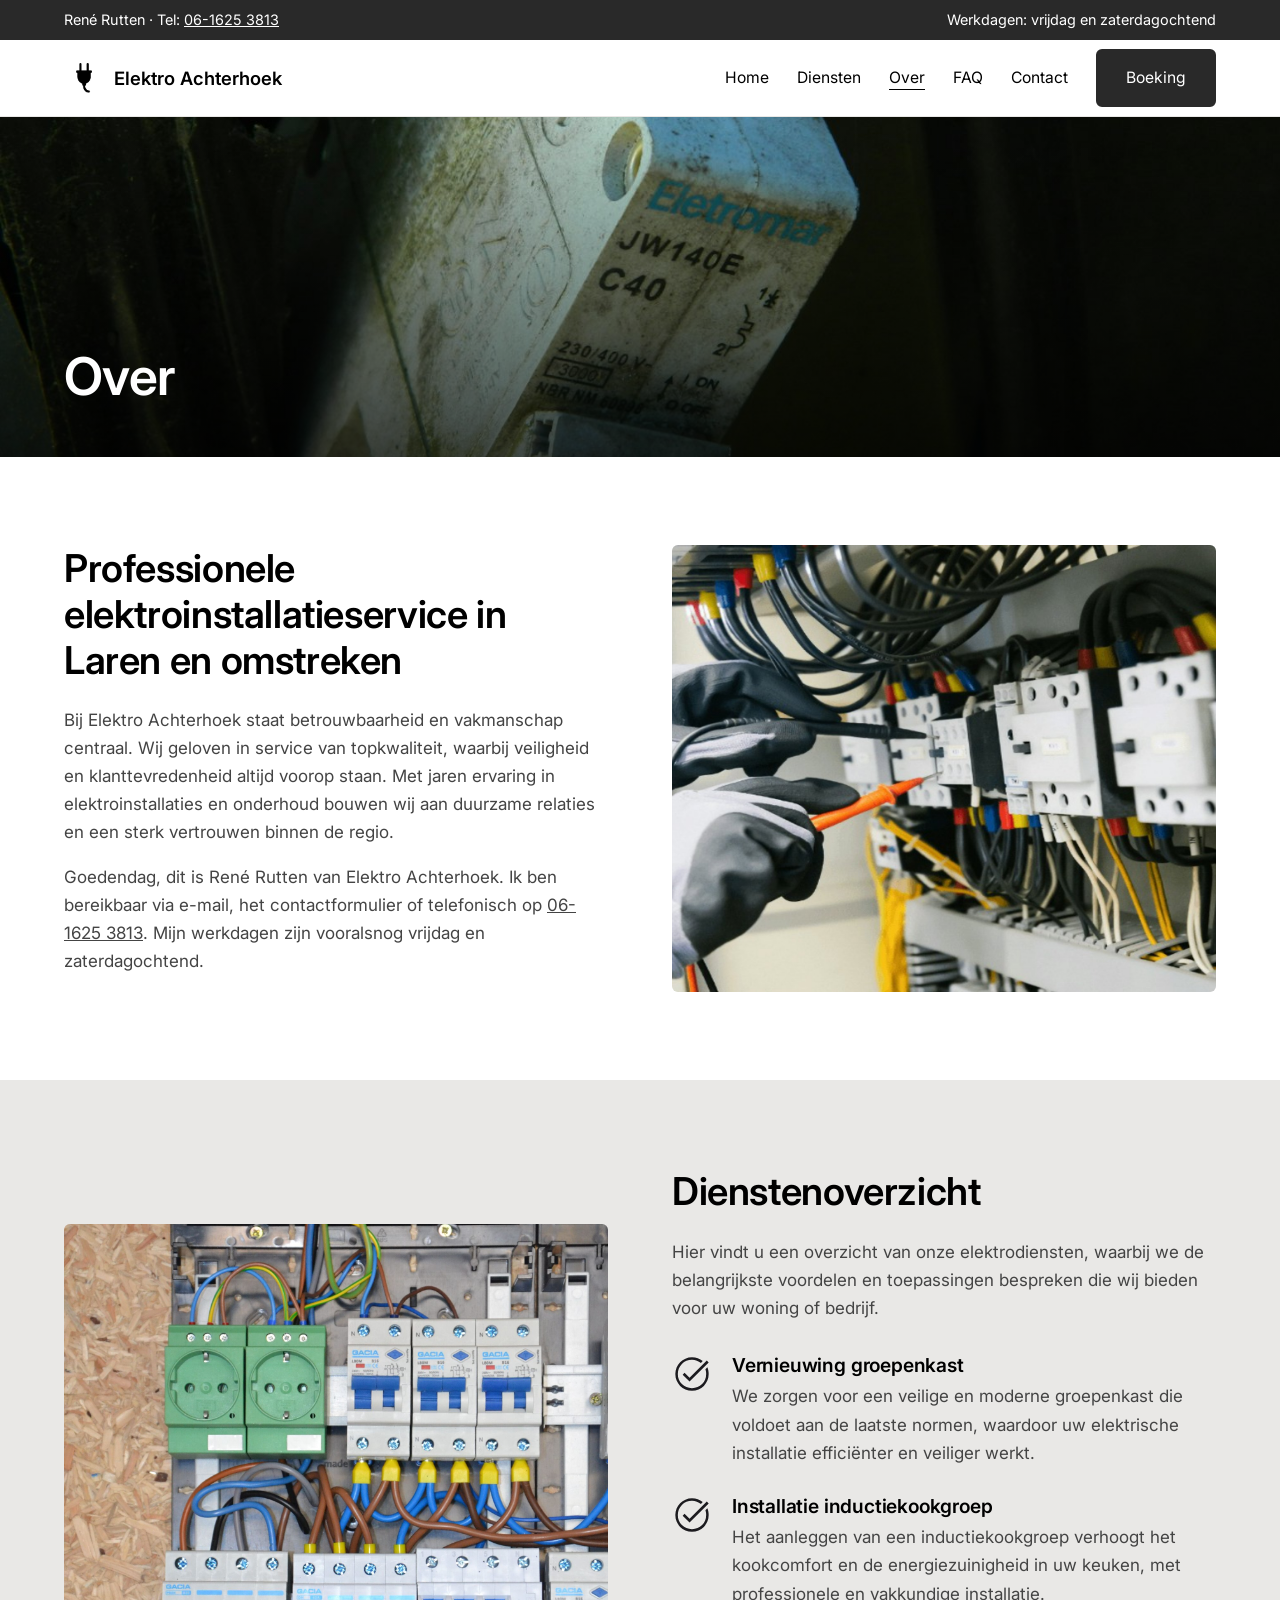
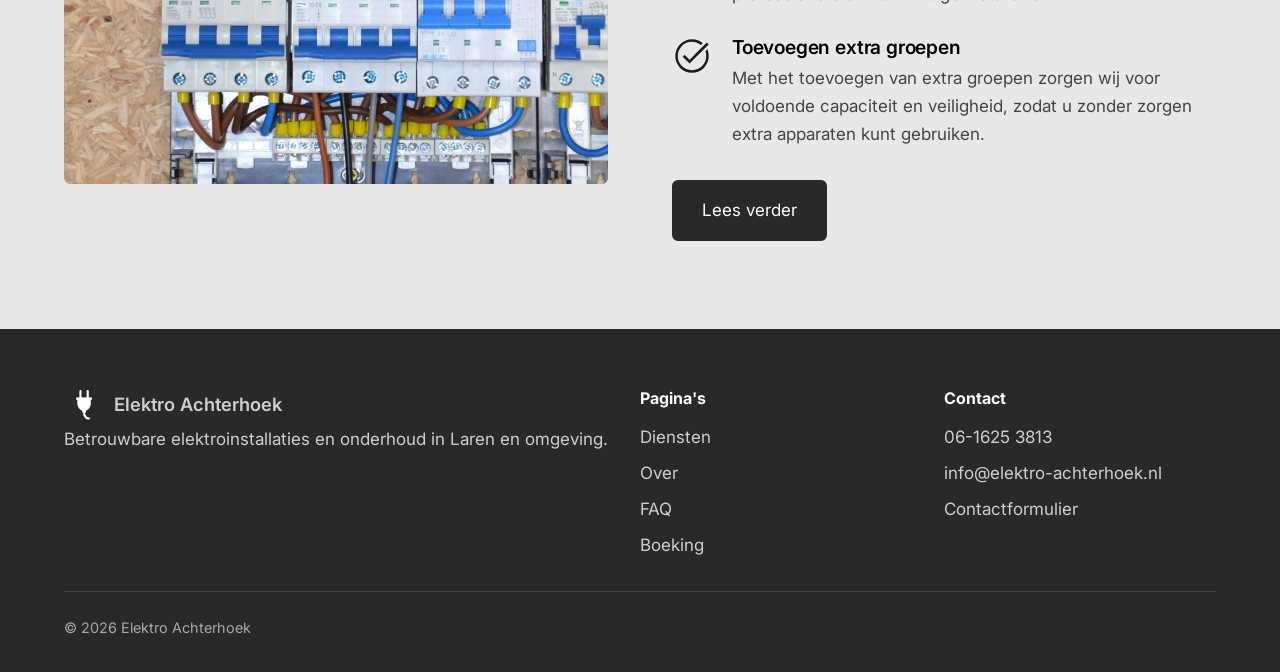
<file: over.html>
<!DOCTYPE html>
<html lang="nl">
<head>
  <meta charset="UTF-8">
  <meta name="viewport" content="width=device-width, initial-scale=1">
  <title>Over – Elektro Achterhoek</title>
  <meta name="description" content="Elektro Achterhoek: betrouwbaarheid en vakmanschap in elektroinstallaties in Laren en omstreken.">
  <link rel="icon" href="images/logo.webp">
  <link rel="preconnect" href="https://fonts.googleapis.com">
  <link rel="preconnect" href="https://fonts.gstatic.com" crossorigin>
  <link href="https://fonts.googleapis.com/css2?family=Inter:wght@400;500;600&display=swap" rel="stylesheet">
  <link rel="stylesheet" href="css/style.css">
</head>
<body>
  <a class="skip-link" href="#main">Ga naar de inhoud</a>

  <div class="topbar">
    <div class="container">
      <span>René Rutten · Tel: <a href="tel:+31616253813">06-1625 3813</a></span>
      <span>Werkdagen: vrijdag en zaterdagochtend</span>
    </div>
  </div>

  <header class="site-header">
    <div class="container">
      <a class="brand" href="index.html"><img src="images/logo.webp" alt="">Elektro Achterhoek</a>
      <button class="nav-toggle" aria-label="Menu" aria-expanded="false"><span></span><span></span><span></span></button>
      <nav class="nav">
        <a href="index.html">Home</a>
        <a href="diensten.html">Diensten</a>
        <a href="over.html">Over</a>
        <a href="faq.html">FAQ</a>
        <a href="contact.html">Contact</a>
        <a class="btn" href="boeking.html">Boeking</a>
      </nav>
    </div>
  </header>

  <main id="main">
    <section class="page-banner">
      <div class="container"><h1>Over</h1></div>
    </section>

    <section>
      <div class="container split">
        <div>
          <h2>Professionele elektroinstallatieservice in Laren en omstreken</h2>
          <p>Bij Elektro Achterhoek staat betrouwbaarheid en vakmanschap centraal. Wij geloven in service van topkwaliteit, waarbij veiligheid en klanttevredenheid altijd voorop staan. Met jaren ervaring in elektroinstallaties en onderhoud bouwen wij aan duurzame relaties en een sterk vertrouwen binnen de regio.</p>
          <p>Goedendag, dit is René Rutten van Elektro Achterhoek. Ik ben bereikbaar via e-mail, het contactformulier of telefonisch op <a href="tel:+31616253813">06-1625 3813</a>. Mijn werkdagen zijn vooralsnog vrijdag en zaterdagochtend.</p>
        </div>
        <img src="images/vakmanschap.jpg" alt="Vakmanschap in elektrotechniek">
      </div>
    </section>

    <section class="bg-tertiary">
      <div class="container split">
        <img src="images/groepenkast-detail.jpg" alt="Detail van een nieuw geplaatste groepenkast">
        <div>
          <h2>Dienstenoverzicht</h2>
          <p>Hier vindt u een overzicht van onze elektrodiensten, waarbij we de belangrijkste voordelen en toepassingen bespreken die wij bieden voor uw woning of bedrijf.</p>
          <div class="feature-list" style="margin: 32px 0">
            <div class="feature">
              <img class="icon" src="images/check.svg" alt="">
              <div><h3>Vernieuwing groepenkast</h3><p>We zorgen voor een veilige en moderne groepenkast die voldoet aan de laatste normen, waardoor uw elektrische installatie efficiënter en veiliger werkt.</p></div>
            </div>
            <div class="feature">
              <img class="icon" src="images/check.svg" alt="">
              <div><h3>Installatie inductiekookgroep</h3><p>Het aanleggen van een inductiekookgroep verhoogt het kookcomfort en de energiezuinigheid in uw keuken, met professionele en vakkundige installatie.</p></div>
            </div>
            <div class="feature">
              <img class="icon" src="images/check.svg" alt="">
              <div><h3>Toevoegen extra groepen</h3><p>Met het toevoegen van extra groepen zorgen wij voor voldoende capaciteit en veiligheid, zodat u zonder zorgen extra apparaten kunt gebruiken.</p></div>
            </div>
          </div>
          <a class="btn" href="diensten.html">Lees verder</a>
        </div>
      </div>
    </section>
  </main>

  <footer class="site-footer">
    <div class="container">
      <div>
        <a class="brand" href="index.html"><img src="images/logo.webp" alt="">Elektro Achterhoek</a>
        <p>Betrouwbare elektroinstallaties en onderhoud in Laren en omgeving.</p>
      </div>
      <div>
        <h4>Pagina's</h4>
        <ul>
          <li><a href="diensten.html">Diensten</a></li>
          <li><a href="over.html">Over</a></li>
          <li><a href="faq.html">FAQ</a></li>
          <li><a href="boeking.html">Boeking</a></li>
        </ul>
      </div>
      <div>
        <h4>Contact</h4>
        <ul>
          <li><a href="tel:+31616253813">06-1625 3813</a></li>
          <li><a data-email href="#"></a></li>
          <li><a href="contact.html">Contactformulier</a></li>
        </ul>
      </div>
      <div class="footer-bottom">© <span data-year></span> Elektro Achterhoek</div>
    </div>
  </footer>

  <script src="js/main.js"></script>
</body>
</html>
</file>
<file: css/style.css>
/* Elektro Achterhoek — stijl gebaseerd op de originele WordPress-site */
:root {
  --primary: #292929;
  --secondary: #303030;
  --tertiary: #e9e8e6;
  --bg: #ffffff;
  --text: #000000;
  --text-alt: #444444;
  --radius: 6px;
  --max: 1200px;
  --font: "Inter", system-ui, -apple-system, "Segoe UI", sans-serif;
}

*, *::before, *::after { box-sizing: border-box; }

html { scroll-behavior: smooth; }

body {
  margin: 0;
  font-family: var(--font);
  font-size: 1.0625rem;
  line-height: 1.65;
  color: var(--text);
  background: var(--bg);
}

img { max-width: 100%; display: block; }

a { color: inherit; }

h1, h2, h3 { line-height: 1.2; margin: 0 0 .6em; font-weight: 600; letter-spacing: -0.01em; }
h1 { font-size: clamp(2rem, 4.5vw, 3.25rem); }
h2 { font-size: clamp(1.6rem, 3.2vw, 2.4rem); }
h3 { font-size: 1.2rem; }
p { margin: 0 0 1em; color: var(--text-alt); }

.container { width: 100%; max-width: var(--max); margin: 0 auto; padding: 0 24px; }

.skip-link { position: absolute; left: -9999px; }
.skip-link:focus { left: 16px; top: 16px; background: #fff; padding: 8px 12px; z-index: 100; }

/* ---------- Header ---------- */
.site-header {
  position: sticky; top: 0; z-index: 50;
  background: var(--bg);
  border-bottom: 1px solid var(--tertiary);
}
.site-header .container {
  display: flex; align-items: center; justify-content: space-between;
  min-height: 76px; gap: 16px;
}
.brand { display: flex; align-items: center; gap: 10px; text-decoration: none; font-weight: 600; font-size: 1.15rem; }
.brand img { width: 40px; height: 40px; }

.nav { display: flex; align-items: center; gap: 28px; }
.nav a { text-decoration: none; font-size: .98rem; }
.nav a:hover, .nav a[aria-current="page"] { text-decoration: underline; text-underline-offset: 6px; }

.nav-toggle {
  display: none; background: none; border: 0; padding: 8px; cursor: pointer;
}
.nav-toggle span { display: block; width: 24px; height: 2px; background: var(--primary); margin: 5px 0; }

/* Info-balk met contactgegevens */
.topbar { background: var(--primary); color: #fff; font-size: .9rem; }
.topbar .container { display: flex; flex-wrap: wrap; justify-content: space-between; gap: 4px 24px; padding-top: 8px; padding-bottom: 8px; }
.topbar a { color: #fff; }

/* ---------- Knoppen ---------- */
.btn {
  display: inline-block;
  background: var(--primary); color: #fff;
  padding: 14px 28px; border-radius: var(--radius);
  text-decoration: none; font-weight: 500; border: 2px solid var(--primary);
  cursor: pointer; font: inherit;
  transition: background .2s, color .2s;
}
.btn:hover { background: #fff; color: var(--primary); }
.btn-outline { background: transparent; color: var(--primary); }
.btn-outline:hover { background: var(--primary); color: #fff; }

/* ---------- Secties ---------- */
section { padding: 88px 0; }
.bg-tertiary { background: var(--tertiary); }
.bg-dark { background: var(--primary); color: #fff; }
.bg-dark p { color: #d6d6d6; }

.split { display: grid; grid-template-columns: 1fr 1fr; gap: 64px; align-items: center; }
.split img { width: 100%; height: 100%; max-height: 560px; object-fit: cover; border-radius: var(--radius); }

.hero { padding: 72px 0 88px; }
.hero h1 { max-width: 14ch; }
.hero p { font-size: 1.15rem; max-width: 52ch; }

.section-head { max-width: 720px; margin-bottom: 48px; }
.center { text-align: center; margin-left: auto; margin-right: auto; }

/* Pagina-banner (subpagina's) */
.page-banner {
  position: relative; padding: 0; color: #fff;
  min-height: 340px; display: flex; align-items: flex-end;
  background: var(--primary) url("../images/banner.jpg") center/cover no-repeat;
}
.page-banner::before { content: ""; position: absolute; inset: 0; background: linear-gradient(transparent, rgba(0,0,0,.65)); }
.page-banner .container { position: relative; padding-bottom: 48px; }
.page-banner h1 { margin: 0; color: #fff; }

/* Kaarten */
.cards { display: grid; grid-template-columns: repeat(3, 1fr); gap: 24px; }
.card {
  background: var(--bg); border: 1px solid var(--tertiary);
  border-radius: var(--radius); padding: 32px;
}
.bg-tertiary .card { border-color: transparent; }
.card .icon { width: 44px; height: 44px; margin-bottom: 20px; }
.card p { margin: 0; }

.feature-list { display: grid; gap: 28px; }
.feature { display: grid; grid-template-columns: 44px 1fr; gap: 16px; }
.feature .icon { width: 40px; height: 40px; }
.feature h3 { margin-bottom: .3em; }
.feature p { margin: 0; }

/* Afbeeldingskaarten (diensten) */
.photo-cards { display: grid; grid-template-columns: repeat(3, 1fr); gap: 24px; }
.photo-card { border-radius: var(--radius); overflow: hidden; background: var(--bg); border: 1px solid var(--tertiary); }
.photo-card img { width: 100%; aspect-ratio: 4 / 3; object-fit: cover; }
.photo-card .body { padding: 24px; }
.photo-card .body p { margin: 0; }
.photo-card.placeholder .ph {
  aspect-ratio: 4 / 3; background: var(--tertiary);
  display: grid; place-items: center;
}
.photo-card.placeholder .ph svg { width: 64px; height: 64px; opacity: .5; }

/* FAQ */
.faq { max-width: 820px; }
.faq details { border-bottom: 1px solid #d0cfcc; padding: 20px 0; }
.faq summary {
  cursor: pointer; font-weight: 600; font-size: 1.1rem; list-style: none;
  display: flex; justify-content: space-between; gap: 16px;
}
.faq summary::-webkit-details-marker { display: none; }
.faq summary::after { content: "+"; font-size: 1.5rem; line-height: 1; }
.faq details[open] summary::after { content: "–"; }
.faq details p { margin: 12px 0 0; }

/* Formulier */
.contact-grid { display: grid; grid-template-columns: 1fr 1.2fr; gap: 64px; align-items: start; }
.contact-info { list-style: none; padding: 0; margin: 24px 0 0; display: grid; gap: 14px; }
.contact-info li { display: flex; gap: 12px; align-items: baseline; }
.contact-info strong { min-width: 110px; }

form.contact { display: grid; gap: 16px; }
form.contact label { display: grid; gap: 6px; font-weight: 500; font-size: .95rem; }
form.contact input, form.contact textarea, form.contact select {
  font: inherit; padding: 12px 14px; border: 1px solid #c9c8c5;
  border-radius: var(--radius); background: #fff; width: 100%;
}
form.contact textarea { min-height: 140px; resize: vertical; }
form.contact input:focus, form.contact textarea:focus, form.contact select:focus { outline: 2px solid var(--primary); outline-offset: 1px; }
.form-note { font-size: .9rem; color: var(--text-alt); margin: 0; }

/* CTA */
.cta { text-align: center; }
.cta p { max-width: 60ch; margin-left: auto; margin-right: auto; }
.cta .btn { background: #fff; color: var(--primary); border-color: #fff; }
.cta .btn:hover { background: transparent; color: #fff; }

/* ---------- Footer ---------- */
.site-footer { background: var(--primary); color: #fff; padding: 56px 0 32px; }
.site-footer .container { display: grid; grid-template-columns: 2fr 1fr 1fr; gap: 32px; }
.site-footer .brand img { filter: invert(1); }
.site-footer p, .site-footer a { color: #cfcfcf; }
.site-footer h4 { margin: 0 0 12px; font-size: 1rem; }
.site-footer ul { list-style: none; margin: 0; padding: 0; display: grid; gap: 8px; }
.site-footer a { text-decoration: none; }
.site-footer a:hover { color: #fff; text-decoration: underline; }
.footer-bottom { grid-column: 1 / -1; border-top: 1px solid #444; padding-top: 24px; font-size: .9rem; color: #aaa; }

/* ---------- Responsief ---------- */
@media (max-width: 900px) {
  .split, .contact-grid { grid-template-columns: 1fr; gap: 40px; }
  .cards, .photo-cards { grid-template-columns: 1fr; }
  .site-footer .container { grid-template-columns: 1fr; }
  section { padding: 64px 0; }
}

@media (max-width: 760px) {
  .container { padding: 0 16px; }
  .nav-toggle { display: block; }
  .nav {
    display: none; position: absolute; top: 100%; left: 0; right: 0;
    flex-direction: column; align-items: flex-start; gap: 0;
    background: var(--bg); border-bottom: 1px solid var(--tertiary); padding: 8px 16px 16px;
  }
  .nav.open { display: flex; }
  .nav a { padding: 10px 0; width: 100%; }
  .nav .btn { margin-top: 8px; text-align: center; }
  .site-header .container { position: relative; }
}
</file>
